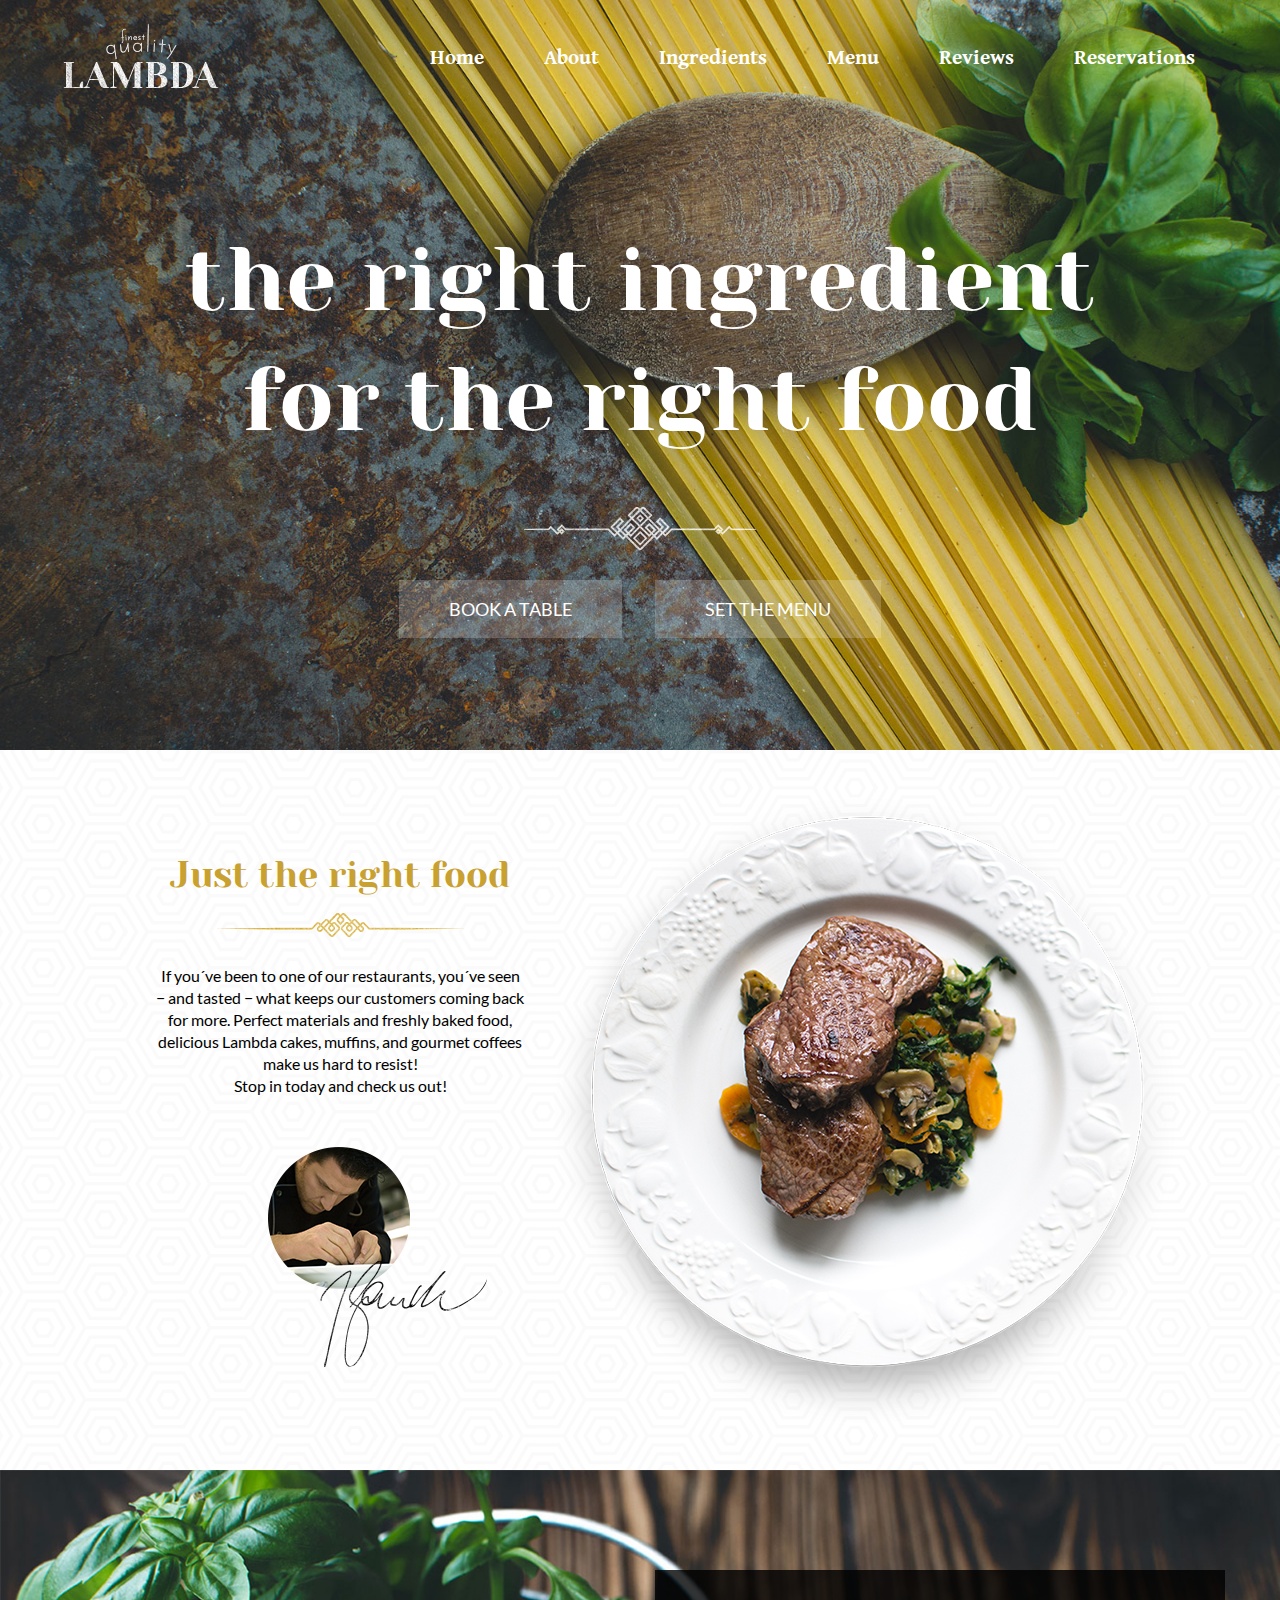
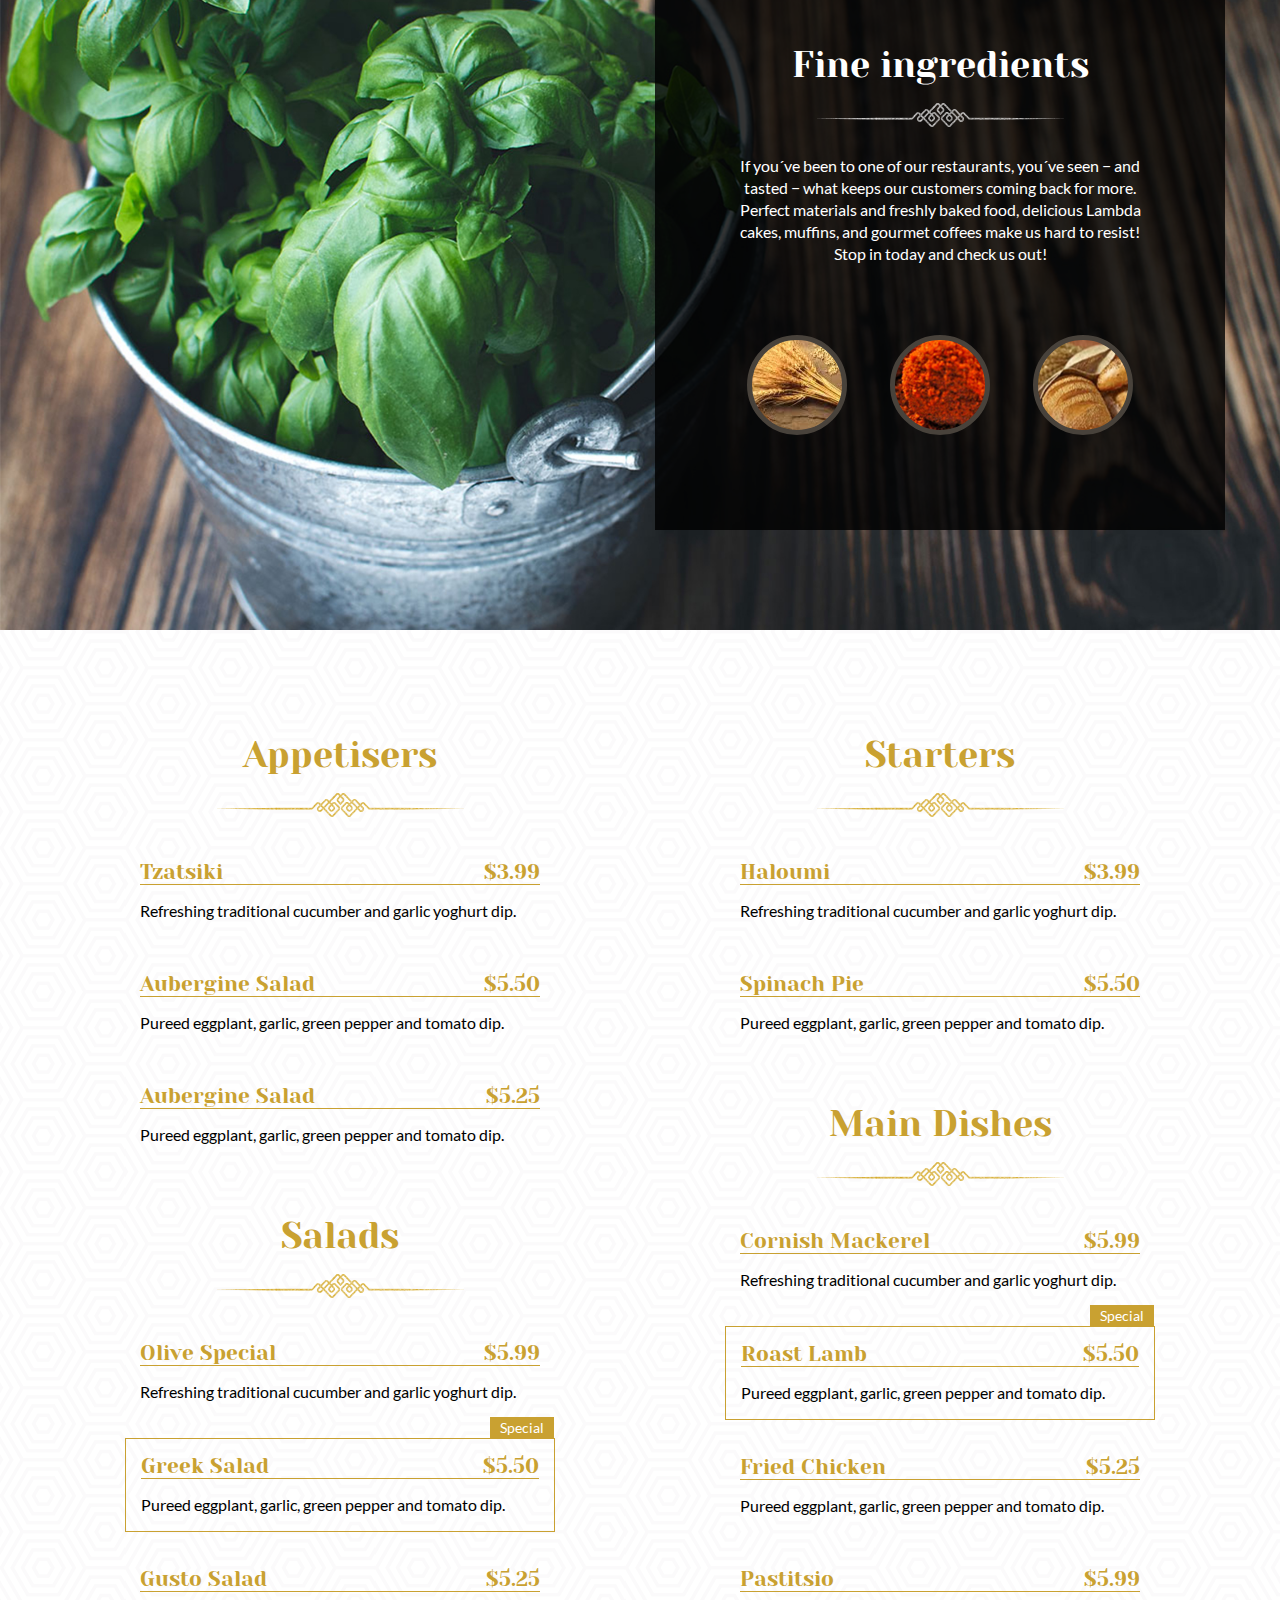
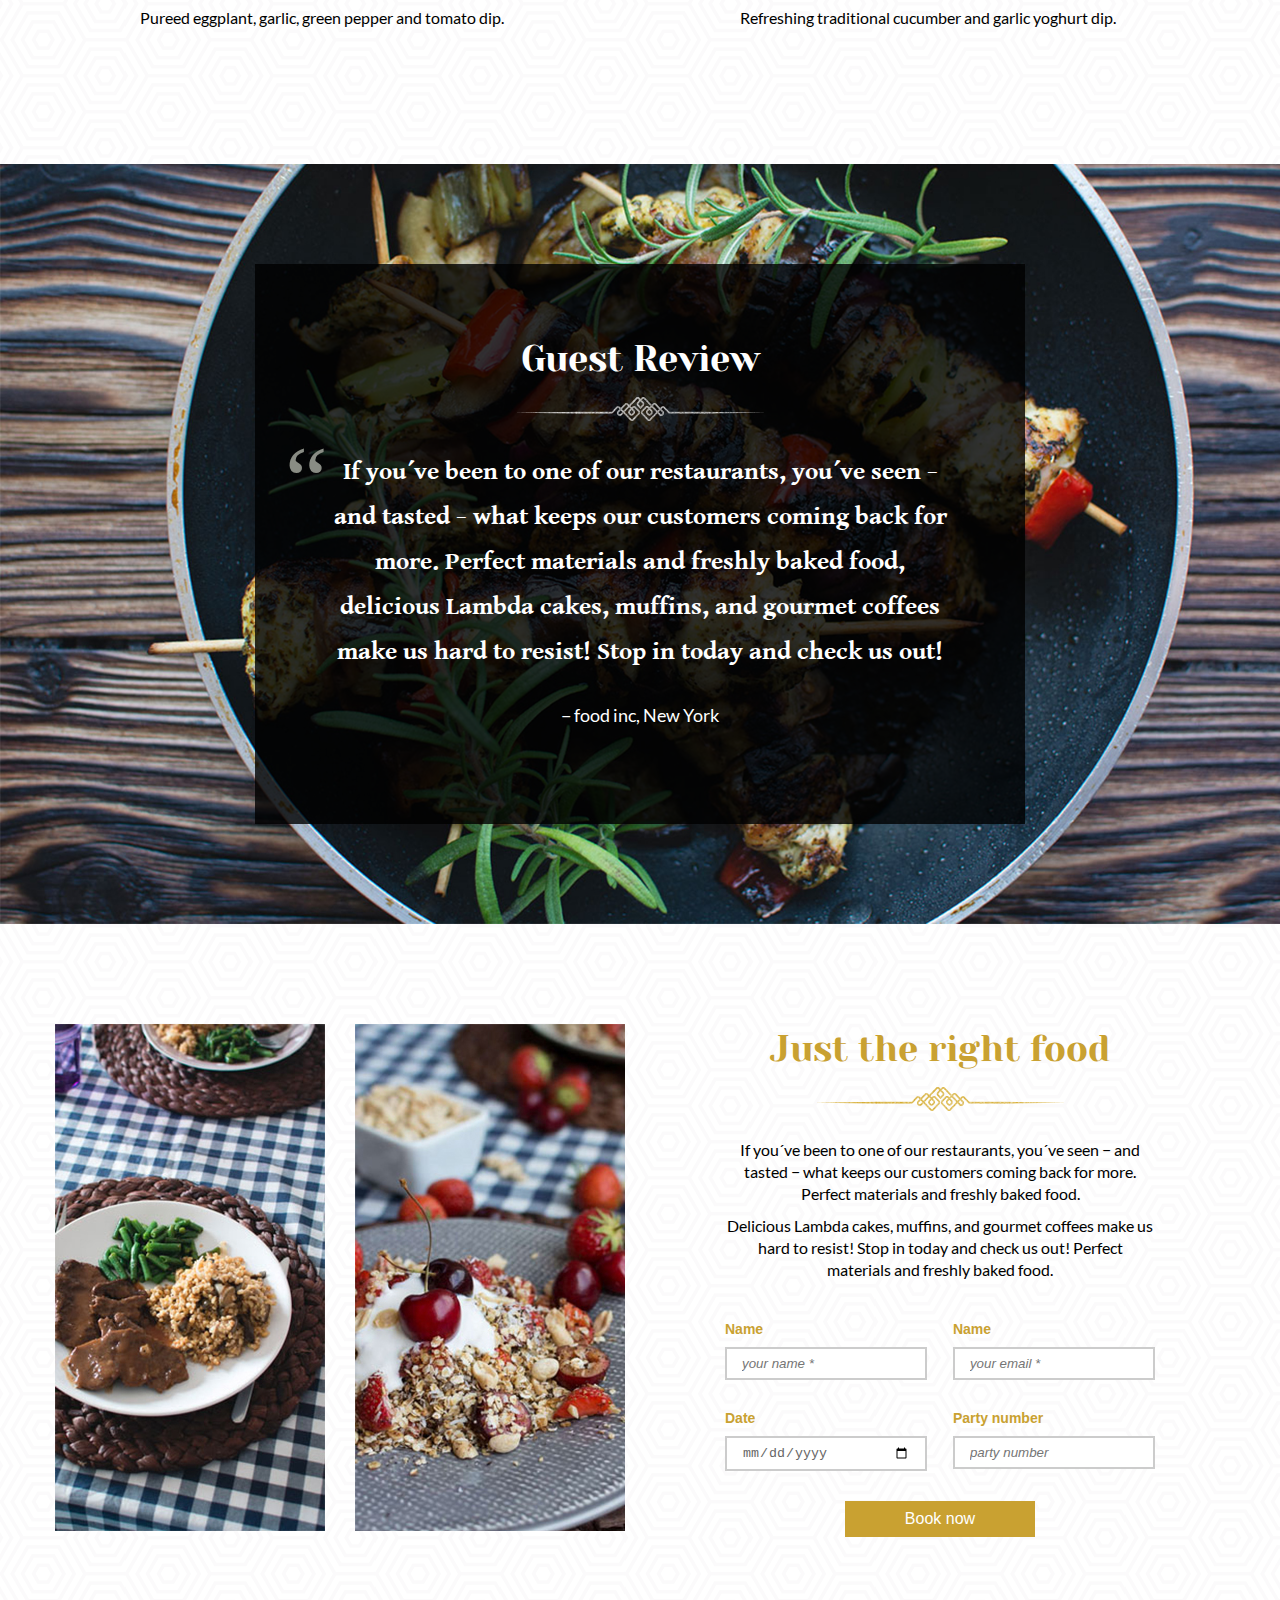
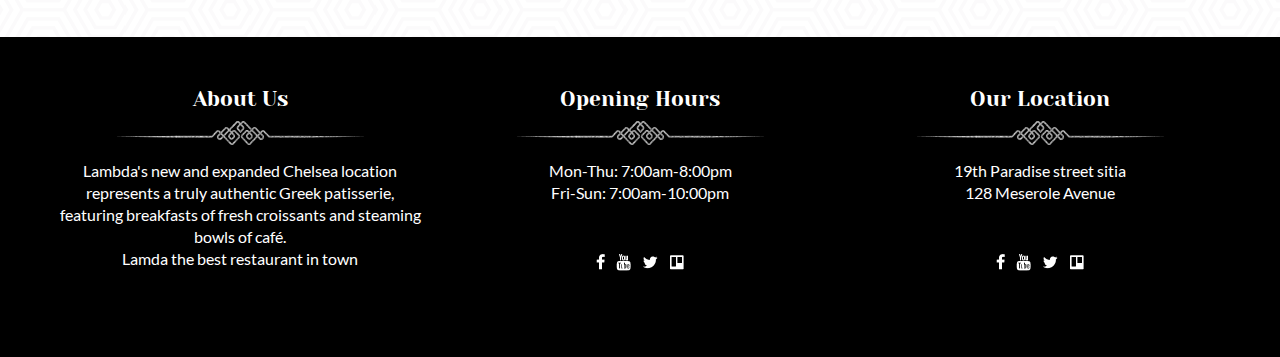
<file: index.html>
<!DOCTYPE html>
<html lang="it">
<head>
    <meta charset="UTF-8">
    <meta name="viewport" content="width=device-width, initial-scale=1.0">
    <title>Lambda Restourant</title>
    <link rel="stylesheet" href="css/basis_css.css">
    <link rel="stylesheet" href="css/fonts/stylesheet.css">
    <link rel="stylesheet" href="css/style.css">
</head>
<body>
    <header>
        <img src="img/logo.png" alt="">
        <ul>
            <li>Home</li>
            <li>About</li>
            <li>Ingredients</li>
            <li>Menu</li>
            <li>Reviews</li>
            <li>Reservations</li>
        </ul>
    </header>
    <main>
        <div class="hero">
            <div class="content">
                <h1>the right ingredient <br> for the right food</h1>
                <button>Book a table</button>
                <button>Set the menu</button>
            </div>
        </div>
        <div class="food">
            <div class="content">
                <h2>Just the right food</h2>
                <p>If you&acute;ve been to one of our restaurants, you&acute;ve seen &minus; and tasted &minus; what keeps our customers coming back for more. Perfect materials and freshly baked food, delicious Lambda cakes,  muffins, and gourmet coffees make us hard to resist! <br>Stop in today and check us out!</p>
                <img src="img/cook.png" alt="">
            </div>
            <img src="img/dish.png" alt="">
        </div>
        <div class="ingredients">
            <div class="content">
                <h2>Fine ingredients</h2>
                <p>If you&acute;ve been to one of our restaurants, you&acute;ve seen &minus; and tasted &minus; what keeps our customers coming back for more. Perfect materials and freshly baked food, delicious Lambda cakes,  muffins, and gourmet coffees make us hard to resist! Stop in today and check us out!
                </p>
                <ul>
                    <li></li>
                    <li></li>
                    <li></li>
                </ul>
            </div>
        </div>
        <div class="menu">
            <div class="content">
                <h2>Appetisers</h2>
                <ul>
                    <li>
                        <div class="title">
                            <p>Tzatsiki</p>
                            <p>&dollar;3.99</p>
                        </div>
                        <p>Refreshing traditional cucumber and garlic yoghurt dip.</p>
                    </li>
                    <li>
                        <div class="title">
                            <p>Aubergine Salad</p>
                            <p>&dollar;5.50</p>
                        </div>
                        <p>Pureed eggplant, garlic, green pepper and tomato dip.</p>
                    </li>
                    <li>
                        <div class="title">
                            <p>Aubergine Salad</p>
                            <p>&dollar;5.25</p>
                        </div>
                        <p>Pureed eggplant, garlic, green pepper and tomato dip.</p>
                    </li>
                </ul>

                <h2>Salads</h2>
                <ul>
                    <li>
                        <div class="title">
                            <p>Olive Special</p>
                            <p>&dollar;5.99</p>
                        </div>
                        <p>Refreshing traditional cucumber and garlic yoghurt dip.</p>
                    </li>
                    <li class="special">
                        <div class="title">
                            <p>Greek Salad</p>
                            <p>&dollar;5.50</p>
                        </div>
                        <p>Pureed eggplant, garlic, green pepper and tomato dip.</p>
                    </li>
                    <li>
                        <div class="title">
                            <p>Gusto Salad</p>
                            <p>&dollar;5.25</p>
                        </div>
                        <p>Pureed eggplant, garlic, green pepper and tomato dip.</p>
                    </li>
                </ul>
            </div>
            <div class="content">
                <h2>Starters</h2>
                <ul>
                    <li>
                        <div class="title">
                            <p>Haloumi</p>
                            <p>&dollar;3.99</p>
                        </div>
                        <p>Refreshing traditional cucumber and garlic yoghurt dip.</p>
                    </li>
                    <li>
                        <div class="title">
                            <p>Spinach Pie</p>
                            <p>&dollar;5.50</p>
                        </div>
                        <p>Pureed eggplant, garlic, green pepper and tomato dip.</p>
                    </li>
                </ul>

                <h2>Main Dishes</h2>
                <ul>
                    <li>
                        <div class="title">
                            <p>Cornish Mackerel</p>
                            <p>&dollar;5.99</p>
                        </div>
                        <p>Refreshing traditional cucumber and garlic yoghurt dip.</p>
                    </li>
                    <li class="special">
                        <div class="title">
                            <p>Roast Lamb</p>
                            <p>&dollar;5.50</p>
                        </div>
                        <p>Pureed eggplant, garlic, green pepper and tomato dip.</p>
                    </li>
                    <li>
                        <div class="title">
                            <p>Fried Chicken</p>
                            <p>&dollar;5.25</p>
                        </div>
                        <p>Pureed eggplant, garlic, green pepper and tomato dip.</p>
                    </li>
                    <li>
                        <div class="title">
                            <p>Pastitsio</p>
                            <p>&dollar;5.99</p>
                        </div>
                        <p>Refreshing traditional cucumber and garlic yoghurt dip.</p>
                    </li>
                </ul>
            </div>
        </div>
        <div class="review">
            <div class="content">
                <h2>Guest Review</h2>
                <p class="review_par"><span>&ldquo;</span>If you&acute;ve been to one of our restaurants, you&acute;ve seen &minus; and tasted &minus; what keeps our customers coming back for more. Perfect materials and freshly baked food, delicious Lambda cakes,  muffins, and gourmet coffees make us hard to resist! Stop in today and check us out!
                </p>
                <p class="signature">&minus; food inc, New York</p>
            </div>
        </div>
        <div class="box_form">
            <img src="img/full-meal.jpg" alt="">
            <img src="img/dessert.jpg" alt="">
            <div class="content">
                <h2>Just the right food</h2>
                <p>If you&acute;ve been to one of our restaurants, you&acute;ve seen &minus; and tasted &minus; what keeps our customers coming back for more. Perfect materials and freshly baked food.</p>
                <p>Delicious Lambda cakes,  muffins, and gourmet coffees make us hard to resist! Stop in today and check us out! Perfect materials and freshly baked food.</p>
                <form action="" method="post">
                    <div class="form_half">
                        <label for="">Name</label>
                        <input type="text" name="" id="" placeholder="your name *">
                    </div>
                    <div class="form_half">
                        <label for="">Name</label>
                        <input type="text" name="" id="" placeholder="your email *">
                    </div>
                    <div class="form_half">
                        <label for="">Date</label>
                        <input type="date" name="" id="" value="date *">
                    </div>
                    <div class="form_half">
                        <label for="">Party number</label>
                        <input type="number" name="" id="" placeholder="party number" min="0">
                    </div>
                    <input type="submit" value="Book now">
                </form>
            </div>
        </div>
        <footer>
            <div class="about_us">
                <h3>About Us</h3>
                <p>Lambda's new and expanded Chelsea location represents a truly authentic Greek patisserie, featuring breakfasts of fresh croissants and steaming bowls of café. <br>
                Lamda the best restaurant in town</p>
            </div>
            <div class="hours">
                <h3>Opening Hours</h3>
                <p><strong>Mon-Thu: </strong>7:00am-8:00pm</p>
                <p><strong>Fri-Sun: </strong>7:00am-10:00pm</p>
                <img src="img/social-white.png" alt="">
            </div>
            <div class="location">
                <h3>Our Location</h3>
                <p>19th Paradise street sitia</p>
                <p>128 Meserole Avenue</p>
                <img src="img/social-white.png" alt="">
            </div>
        </footer>
    </main>
</body>
</html>
</file>
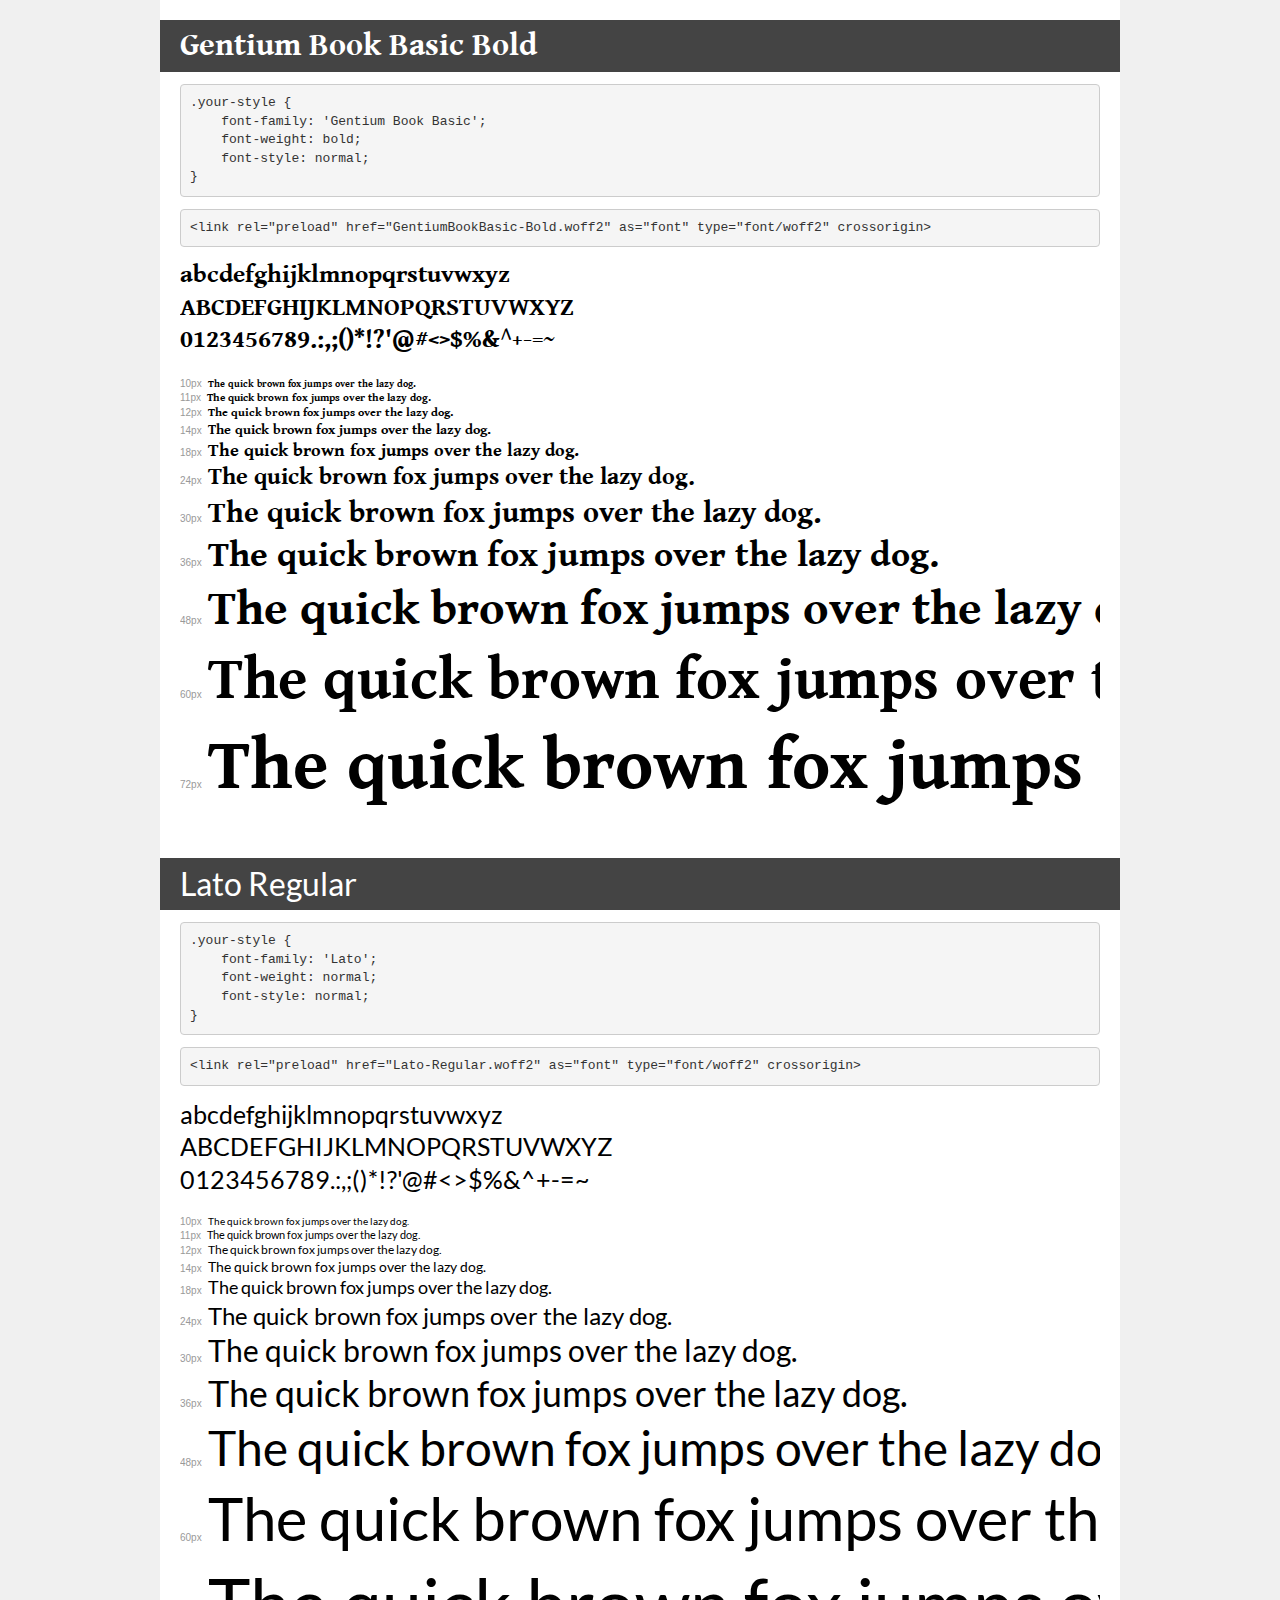
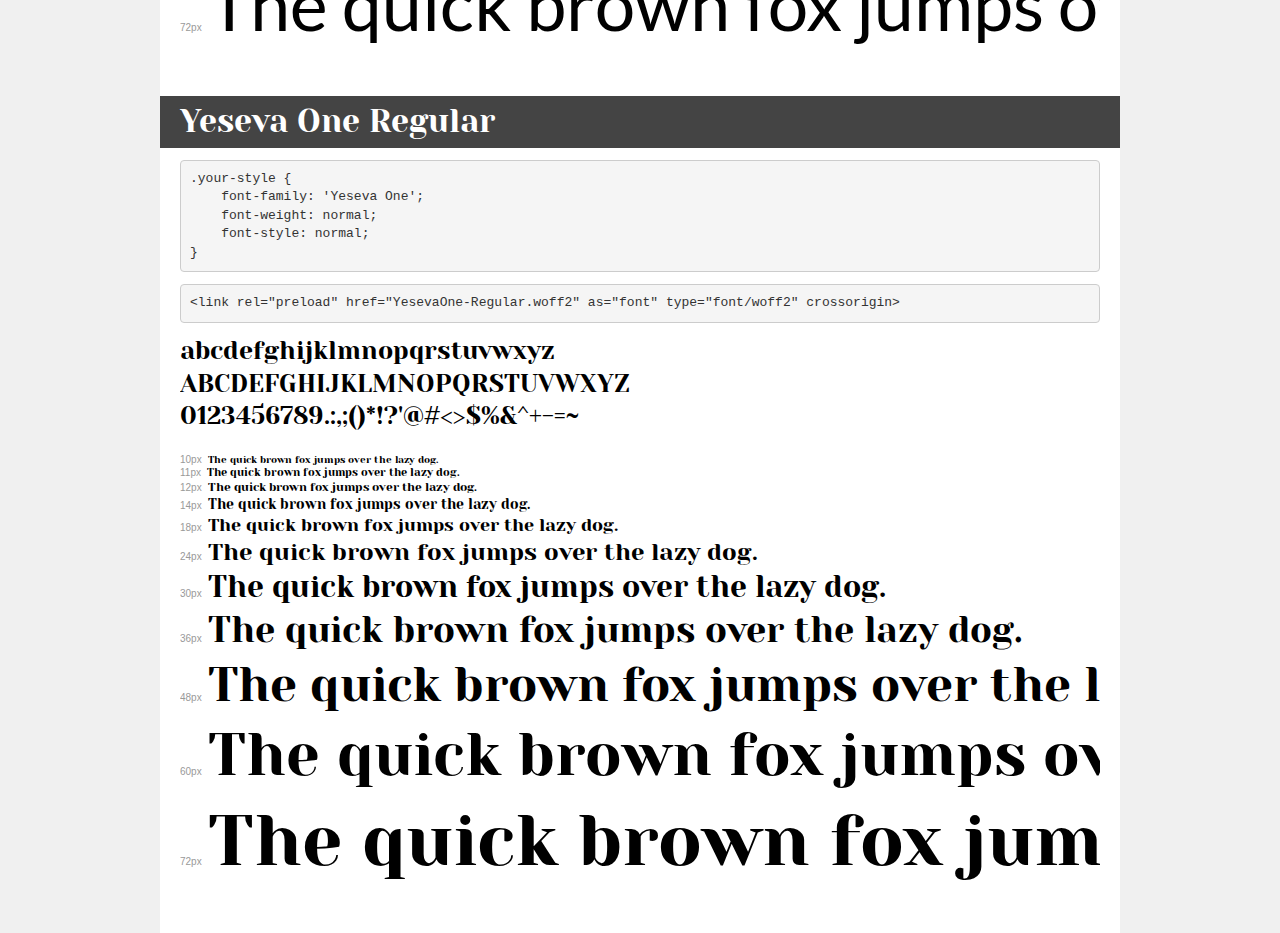
<file: css/fonts/demo.html>
<!DOCTYPE html>
<html lang="en">
<head>
    <meta charset="utf-8">
    <meta http-equiv="X-UA-Compatible" content="IE=edge">
    <meta name="viewport" content="width=device-width, initial-scale=1">
    <meta name="robots" content="noindex, noarchive">
    <meta name="format-detection" content="telephone=no">
    <title>Transfonter demo</title>
    <link href="stylesheet.css" rel="stylesheet">
    <style>
        /*
        http://meyerweb.com/eric/tools/css/reset/
        v2.0 | 20110126
        License: none (public domain)
        */
        html, body, div, span, applet, object, iframe,
        h1, h2, h3, h4, h5, h6, p, blockquote, pre,
        a, abbr, acronym, address, big, cite, code,
        del, dfn, em, img, ins, kbd, q, s, samp,
        small, strike, strong, sub, sup, tt, var,
        b, u, i, center,
        dl, dt, dd, ol, ul, li,
        fieldset, form, label, legend,
        table, caption, tbody, tfoot, thead, tr, th, td,
        article, aside, canvas, details, embed,
        figure, figcaption, footer, header, hgroup,
        menu, nav, output, ruby, section, summary,
        time, mark, audio, video {
            margin: 0;
            padding: 0;
            border: 0;
            font-size: 100%;
            font: inherit;
            vertical-align: baseline;
        }
        /* HTML5 display-role reset for older browsers */
        article, aside, details, figcaption, figure,
        footer, header, hgroup, menu, nav, section {
            display: block;
        }
        body {
            line-height: 1;
        }
        ol, ul {
            list-style: none;
        }
        blockquote, q {
            quotes: none;
        }
        blockquote:before, blockquote:after,
        q:before, q:after {
            content: '';
            content: none;
        }
        table {
            border-collapse: collapse;
            border-spacing: 0;
        }
        /* demo styles */
        body {
            background: #f0f0f0;
            color: #000;
        }
        .page {
            background: #fff;
            width: 920px;
            margin: 0 auto;
            padding: 20px 20px 0 20px;
            overflow: hidden;
        }
        .font-container {
            overflow-x: auto;
            overflow-y: hidden;
            margin-bottom: 40px;
            line-height: 1.3;
            white-space: nowrap;
            padding-bottom: 5px;
        }
        h1 {
            position: relative;
            background: #444;
            font-size: 32px;
            color: #fff;
            padding: 10px 20px;
            margin: 0 -20px 12px -20px;
        }
        .letters {
            font-size: 25px;
            margin-bottom: 20px;
        }
        .s10:before {
            content: '10px';
        }
        .s11:before {
            content: '11px';
        }
        .s12:before {
            content: '12px';
        }
        .s14:before {
            content: '14px';
        }
        .s18:before {
            content: '18px';
        }
        .s24:before {
            content: '24px';
        }
        .s30:before {
            content: '30px';
        }
        .s36:before {
            content: '36px';
        }
        .s48:before {
            content: '48px';
        }
        .s60:before {
            content: '60px';
        }
        .s72:before {
            content: '72px';
        }
        .s10:before, .s11:before, .s12:before, .s14:before,
        .s18:before, .s24:before, .s30:before, .s36:before,
        .s48:before, .s60:before, .s72:before {
            font-family: Arial, sans-serif;
            font-size: 10px;
            font-weight: normal;
            font-style: normal;
            color: #999;
            padding-right: 6px;
        }
        pre {
            display: block;
            padding: 9px;
            margin: 0 0 12px;
            font-family: Monaco, Menlo, Consolas, "Courier New", monospace;
            font-size: 13px;
            line-height: 1.428571429;
            color: #333;
            font-weight: normal;
            font-style: normal;
            background-color: #f5f5f5;
            border: 1px solid #ccc;
            overflow-x: auto;
            border-radius: 4px;
        }
        /* responsive */
        @media (max-width: 959px) {
            .page {
                width: auto;
                margin: 0;
            }
        }
    </style>
</head>
<body>
<div class="page">
    <div class="demo">
        <h1 style="font-family: 'Gentium Book Basic'; font-weight: bold; font-style: normal;">Gentium Book Basic Bold</h1>
        <pre title="Usage">.your-style {
    font-family: 'Gentium Book Basic';
    font-weight: bold;
    font-style: normal;
}</pre>
        <pre title="Preload (optional)">
&lt;link rel=&quot;preload&quot; href=&quot;GentiumBookBasic-Bold.woff2&quot; as=&quot;font&quot; type=&quot;font/woff2&quot; crossorigin&gt;</pre>
        <div class="font-container" style="font-family: 'Gentium Book Basic'; font-weight: bold; font-style: normal;">
            <p class="letters">
                abcdefghijklmnopqrstuvwxyz<br>
ABCDEFGHIJKLMNOPQRSTUVWXYZ<br>
                0123456789.:,;()*!?'@#&lt;&gt;$%&^+-=~
            </p>
            <p class="s10" style="font-size: 10px;">The quick brown fox jumps over the lazy dog.</p>
            <p class="s11" style="font-size: 11px;">The quick brown fox jumps over the lazy dog.</p>
            <p class="s12" style="font-size: 12px;">The quick brown fox jumps over the lazy dog.</p>
            <p class="s14" style="font-size: 14px;">The quick brown fox jumps over the lazy dog.</p>
            <p class="s18" style="font-size: 18px;">The quick brown fox jumps over the lazy dog.</p>
            <p class="s24" style="font-size: 24px;">The quick brown fox jumps over the lazy dog.</p>
            <p class="s30" style="font-size: 30px;">The quick brown fox jumps over the lazy dog.</p>
            <p class="s36" style="font-size: 36px;">The quick brown fox jumps over the lazy dog.</p>
            <p class="s48" style="font-size: 48px;">The quick brown fox jumps over the lazy dog.</p>
            <p class="s60" style="font-size: 60px;">The quick brown fox jumps over the lazy dog.</p>
            <p class="s72" style="font-size: 72px;">The quick brown fox jumps over the lazy dog.</p>
        </div>
    </div>

    <div class="demo">
        <h1 style="font-family: 'Lato'; font-weight: normal; font-style: normal;">Lato Regular</h1>
        <pre title="Usage">.your-style {
    font-family: 'Lato';
    font-weight: normal;
    font-style: normal;
}</pre>
        <pre title="Preload (optional)">
&lt;link rel=&quot;preload&quot; href=&quot;Lato-Regular.woff2&quot; as=&quot;font&quot; type=&quot;font/woff2&quot; crossorigin&gt;</pre>
        <div class="font-container" style="font-family: 'Lato'; font-weight: normal; font-style: normal;">
            <p class="letters">
                abcdefghijklmnopqrstuvwxyz<br>
ABCDEFGHIJKLMNOPQRSTUVWXYZ<br>
                0123456789.:,;()*!?'@#&lt;&gt;$%&^+-=~
            </p>
            <p class="s10" style="font-size: 10px;">The quick brown fox jumps over the lazy dog.</p>
            <p class="s11" style="font-size: 11px;">The quick brown fox jumps over the lazy dog.</p>
            <p class="s12" style="font-size: 12px;">The quick brown fox jumps over the lazy dog.</p>
            <p class="s14" style="font-size: 14px;">The quick brown fox jumps over the lazy dog.</p>
            <p class="s18" style="font-size: 18px;">The quick brown fox jumps over the lazy dog.</p>
            <p class="s24" style="font-size: 24px;">The quick brown fox jumps over the lazy dog.</p>
            <p class="s30" style="font-size: 30px;">The quick brown fox jumps over the lazy dog.</p>
            <p class="s36" style="font-size: 36px;">The quick brown fox jumps over the lazy dog.</p>
            <p class="s48" style="font-size: 48px;">The quick brown fox jumps over the lazy dog.</p>
            <p class="s60" style="font-size: 60px;">The quick brown fox jumps over the lazy dog.</p>
            <p class="s72" style="font-size: 72px;">The quick brown fox jumps over the lazy dog.</p>
        </div>
    </div>

    <div class="demo">
        <h1 style="font-family: 'Yeseva One'; font-weight: normal; font-style: normal;">Yeseva One Regular</h1>
        <pre title="Usage">.your-style {
    font-family: 'Yeseva One';
    font-weight: normal;
    font-style: normal;
}</pre>
        <pre title="Preload (optional)">
&lt;link rel=&quot;preload&quot; href=&quot;YesevaOne-Regular.woff2&quot; as=&quot;font&quot; type=&quot;font/woff2&quot; crossorigin&gt;</pre>
        <div class="font-container" style="font-family: 'Yeseva One'; font-weight: normal; font-style: normal;">
            <p class="letters">
                abcdefghijklmnopqrstuvwxyz<br>
ABCDEFGHIJKLMNOPQRSTUVWXYZ<br>
                0123456789.:,;()*!?'@#&lt;&gt;$%&^+-=~
            </p>
            <p class="s10" style="font-size: 10px;">The quick brown fox jumps over the lazy dog.</p>
            <p class="s11" style="font-size: 11px;">The quick brown fox jumps over the lazy dog.</p>
            <p class="s12" style="font-size: 12px;">The quick brown fox jumps over the lazy dog.</p>
            <p class="s14" style="font-size: 14px;">The quick brown fox jumps over the lazy dog.</p>
            <p class="s18" style="font-size: 18px;">The quick brown fox jumps over the lazy dog.</p>
            <p class="s24" style="font-size: 24px;">The quick brown fox jumps over the lazy dog.</p>
            <p class="s30" style="font-size: 30px;">The quick brown fox jumps over the lazy dog.</p>
            <p class="s36" style="font-size: 36px;">The quick brown fox jumps over the lazy dog.</p>
            <p class="s48" style="font-size: 48px;">The quick brown fox jumps over the lazy dog.</p>
            <p class="s60" style="font-size: 60px;">The quick brown fox jumps over the lazy dog.</p>
            <p class="s72" style="font-size: 72px;">The quick brown fox jumps over the lazy dog.</p>
        </div>
    </div>

</div>
</body>
</html>
</file>
<file: css/basis_css.css>
html, body, div, span, applet, object, iframe, h1, h2, h3, h4, h5, h6, p, blockquote, pre, a, abbr, acronym, address, big, cite, code, del, dfn, em, img, 
ins, kbd, q, s, samp, small, strike, strong, sub, sup, tt, var, b, u, i, center, dl, dt, dd, ol, ul, li, fieldset, form, label, legend, table, caption, tbody, tfoot, thead, tr, th, td,
article, aside, canvas, details, embed, figure, figcaption, footer, header, hgroup, menu, nav, output, ruby, section, summary, time, mark, audio, video {
	margin: 0; padding: 0; border: 0; font-size: 100%; font: inherit; vertical-align: baseline; }
/* HTML5 display-role reset for older browsers */
article, aside, details, figcaption, figure, footer, header, hgroup, menu, nav, section { display: block; }
body { line-height: 1; }
ol, ul { list-style: none; }
blockquote, q { quotes: none; }
blockquote:before, blockquote:after, q:before, q:after { content: ''; content: none; }
table { border-collapse: collapse; border-spacing: 0; }

* , *::after , *::before{ box-sizing:border-box; }
</file>
<file: css/fonts/stylesheet.css>
@font-face {
    font-family: 'Gentium Book Basic';
    src: url('GentiumBookBasic-Bold.woff2') format('woff2'),
        url('GentiumBookBasic-Bold.woff') format('woff');
    font-weight: bold;
    font-style: normal;
    font-display: swap;
}

@font-face {
    font-family: 'Lato';
    src: url('Lato-Regular.woff2') format('woff2'),
        url('Lato-Regular.woff') format('woff');
    font-weight: normal;
    font-style: normal;
    font-display: swap;
}

@font-face {
    font-family: 'Yeseva One';
    src: url('YesevaOne-Regular.woff2') format('woff2'),
        url('YesevaOne-Regular.woff') format('woff');
    font-weight: normal;
    font-style: normal;
    font-display: swap;
}
</file>
<file: css/style.css>
:root {
    --yellow-cl: hsla(44, 61%, 49%, 1);
    --white-cl: #fff;
    --black-cl: #000;
    --black-trasp-cl: hsla(1, 100%, 0%, .5);

    --Yeseva-font: 'Yeseva One', serif;
    --Lato-font: 'Lato', sans-serif;
    --Gentium-font: 'Gentium Book Basic', sans-serif;

    font: 16px var(--Lato-font);
}

/********* - Basis Style - ***********/
h1{
    font: 90px/120px var(--Yeseva-font);
    color: var(--white-cl);
}
h1::after{
    content: url(../img/decoration.png);
    display: block;
}
h2{
    color: var(--yellow-cl);
    font: 36px/50px var(--Yeseva-font);
}
h2::after{
    content: url(../img/divider.png);
    display: block;
    margin-bottom: 15px;
}
h3{
    color: var(--white-cl);
    font: 21px var(--Yeseva-font);
}
h3::after{
    content: url(../img/divider2.png);
    display: block;
    padding: 10px 0;
}
p{
    font: 16px/22px var(--Lato-font);
}

/********* - Header - ***********/

header{
    display: grid;
    grid-template-columns: 1fr repeat(12, 70px) 1fr;
    grid-gap: 30px;
    position: absolute;
    width: 100%;
}
header > img {
    margin: auto;
    grid-column: 2 / 4;
}
header > ul {
    display: flex;
    justify-content: flex-end;
    grid-column: 5 / 14;
}
header > ul > li {
    border-top: 3px solid transparent;
    color: var( --white-cl );
    font: 21px/110px var(--Gentium-font);
    margin: 0 20px;
    padding: 0 10px;
    transition: border-top .3s;
}
header > ul > li:hover{
    border-top: 3px solid var(--white-cl);
}

/********* - Main - ***********/

main{
    display: flex;
    flex-direction: column;
    min-height: 100vh;
}

main > * {
    display: grid;
    grid-template-columns: 1fr repeat(12, 70px) 1fr;
    grid-gap: 30px;
}

/********* - Hero - ***********/

.hero{
    flex: 0 0 750px;
    background-image: url(../img/header-bg.jpg);
    background-size: cover;
}

.hero > .content{
    grid-column: 2 / 14;
    padding-top: 110px;
    text-align: center;
}
.hero > .content > h1{
    margin-top: 110px;
}
.hero > .content > button{
    background-color: hsla(1, 100%, 100%, .2);
    border: 0 solid var(--black-cl);
    color: var(--white-cl);
    font: 18px/58px var(--Lato-font);
    padding: 0 50px;
    text-transform: uppercase;
}
.hero > .content > button:nth-of-type(2){
    margin-left: 30px;
}
.hero > .content > button:hover{
    background-color: var(--black-trasp-cl);
}

/********* - Food - ***********/

.food{
    background-image: url(../img/bg-hex.png);
    flex: 0 0 710px;
    text-align: center;
}
.food > .content {
    grid-column: 3 / 7;
    margin: 100px 0;
}
.food > .content > p{
    margin-bottom: 50px;
}
.food > .content > img{
    transform: translateX(37px);
}
.food > img {
    margin: auto 0;
}

/********* - Ingredients - ***********/

.ingredients{
    background-image: url(../img/basil.jpg);
    background-size: cover;
    flex: 0 0 760px;
}
.ingredients > .content, 
.review > .content{
    background-color: hsla(1, 100%, 0%, .8);
    color: var( --white-cl );
    margin: 100px 0;
    padding: 70px;
    text-align: center;
}
.ingredients > .content{
    grid-column: 8 / 14;
}
.ingredients > .content > h2, 
.review > .content > h2{
    color: var( --white-cl );
}
.ingredients > .content > h2::after,
.review > .content > h2::after
{
    content: url(../img/divider2.png);
}
.ingredients > .content ul{
    display: flex;
    justify-content: space-around;
    margin-top: 70px;
}
.ingredients > .content li{
    background-position: 30% 40%;
    border: 5px solid #48423b;
    border-radius: 50%;
    height: 100px;
    width: 100px;
}
.ingredients > .content li:nth-of-type(1){
    background-image: url(../img/wheat.jpg);
}
.ingredients > .content li:nth-of-type(2){
    background-image: url(../img/chili.jpg);
}
.ingredients > .content li:nth-of-type(3){
    background-image: url(../img/bread.jpg);
}

/********* - Menu - ***********/

.menu{
    background-image: url(../img/bg-hex.png);
    flex: 0 0 1000px;
    padding: 100px 0;
}
.menu .content{
    padding: 0 70px;
    text-align: center;
}
.menu > .content:nth-of-type(1)
{
    grid-column: 2 / 8;
}
.menu > .content:nth-of-type(2)
{
    grid-column: 8 / 14;
}
.menu > .content > h2:nth-of-type(2){
    margin-top: 50px;
}
.menu > .content .title{
    border-bottom: 1px solid var(--yellow-cl);
    display: flex;
    color: var(--yellow-cl);
    justify-content: space-between;
}
.menu > .content .title > p{
    font: 21px var(--Yeseva-font);
}
.menu > .content > ul > li{
    padding: 15px;
    position: relative;
    margin-bottom: 20px;
}
.menu > .content > ul > li > p{
    margin-top: 15px;
    text-align-last: left;
}
.menu > .content .special{
    border: 1px solid var(--yellow-cl);
}
.menu > .content .special::after{
    color: var( --white-cl );
    content: 'Special';
    background-color: var(--yellow-cl);
    font: 14px/22px var(--Lato-font);
    padding: 0 10px;
    position: absolute;
    right: 0;
    top: -22px;
}

/********* - Guest Menu - ***********/

.review{
    background-image: url(../img/roasted.jpg);
    background-size: cover;
    background-position: bottom;
    flex: 0 0 760px;
}
.review > .content{
    grid-column: 4 / 12;
}
.review > .content .review_par{
    font: 25px/45px var(--Gentium-font);
    position: relative;
}
.review > .content .review_par > span{
    font: 96px serif;
    color: #898c84;
    left: -40px;
    position: absolute;
    top: -25px;
}
.review > .content .signature{
    font: 18px/22px var(--Lato-font);
    margin-top: 30px;
}
/********* - Form - ***********/

.box_form{
    background-image: url(../img/bg-hex.png);
    flex: 0 0 710px;
    padding: 100px 0;
}
.box_form > img:nth-of-type(1){
    grid-column: 2 / 5;
}
.box_form > img:nth-of-type(2){
    grid-column: 5 / 8;
}
.box_form > .content {
    grid-column: 8 / 14;
    padding: 0 70px;
    text-align: center;
}
.box_form > .content > p{
    margin-bottom: 10px;
}
.box_form form{
    display: flex;
    flex-wrap: wrap;
    justify-content: space-between;
    margin-top: 40px;
}
.box_form form > .form_half{
    color: var(--yellow-cl);
    font: bold 14px sans-serif;
    text-align: left;
    width: 47%;
}
.box_form form > .form_half > input{
    border: 2px solid #ccc;
    color: #666;
    padding: 7px 15px; 
    margin: 10px 0 30px;
    width: 100%;
}
.box_form form > .form_half > input:placeholder-shown{
    font-style: italic;
}
.box_form form > .form_half > input:focus{
    border: 2px solid var(--yellow-cl);
    outline: none;
}
.box_form form > input[type=submit]{
    background-color: var(--yellow-cl);
    border: 0 solid var(--black-cl);
    color: var( --white-cl );
    font: 16px/36px sans-serif;
    margin: 0 auto;
    padding: 0 60px;
}
/********* - Footer - ***********/

footer{
    color: var( --white-cl );
    background-color: var(--black-cl);
    flex: 0 0 320px;
    padding: 50px 0;
}
footer > *{
    text-align: center;
}
footer > * > img{
    margin-top: 50px;
}
footer > .about_us{
    grid-column: 2 / 6;
}
footer > .hours{
    grid-column: 6 / 10;
}
footer > .location{
    grid-column: 10 / 14;
}
</file>
